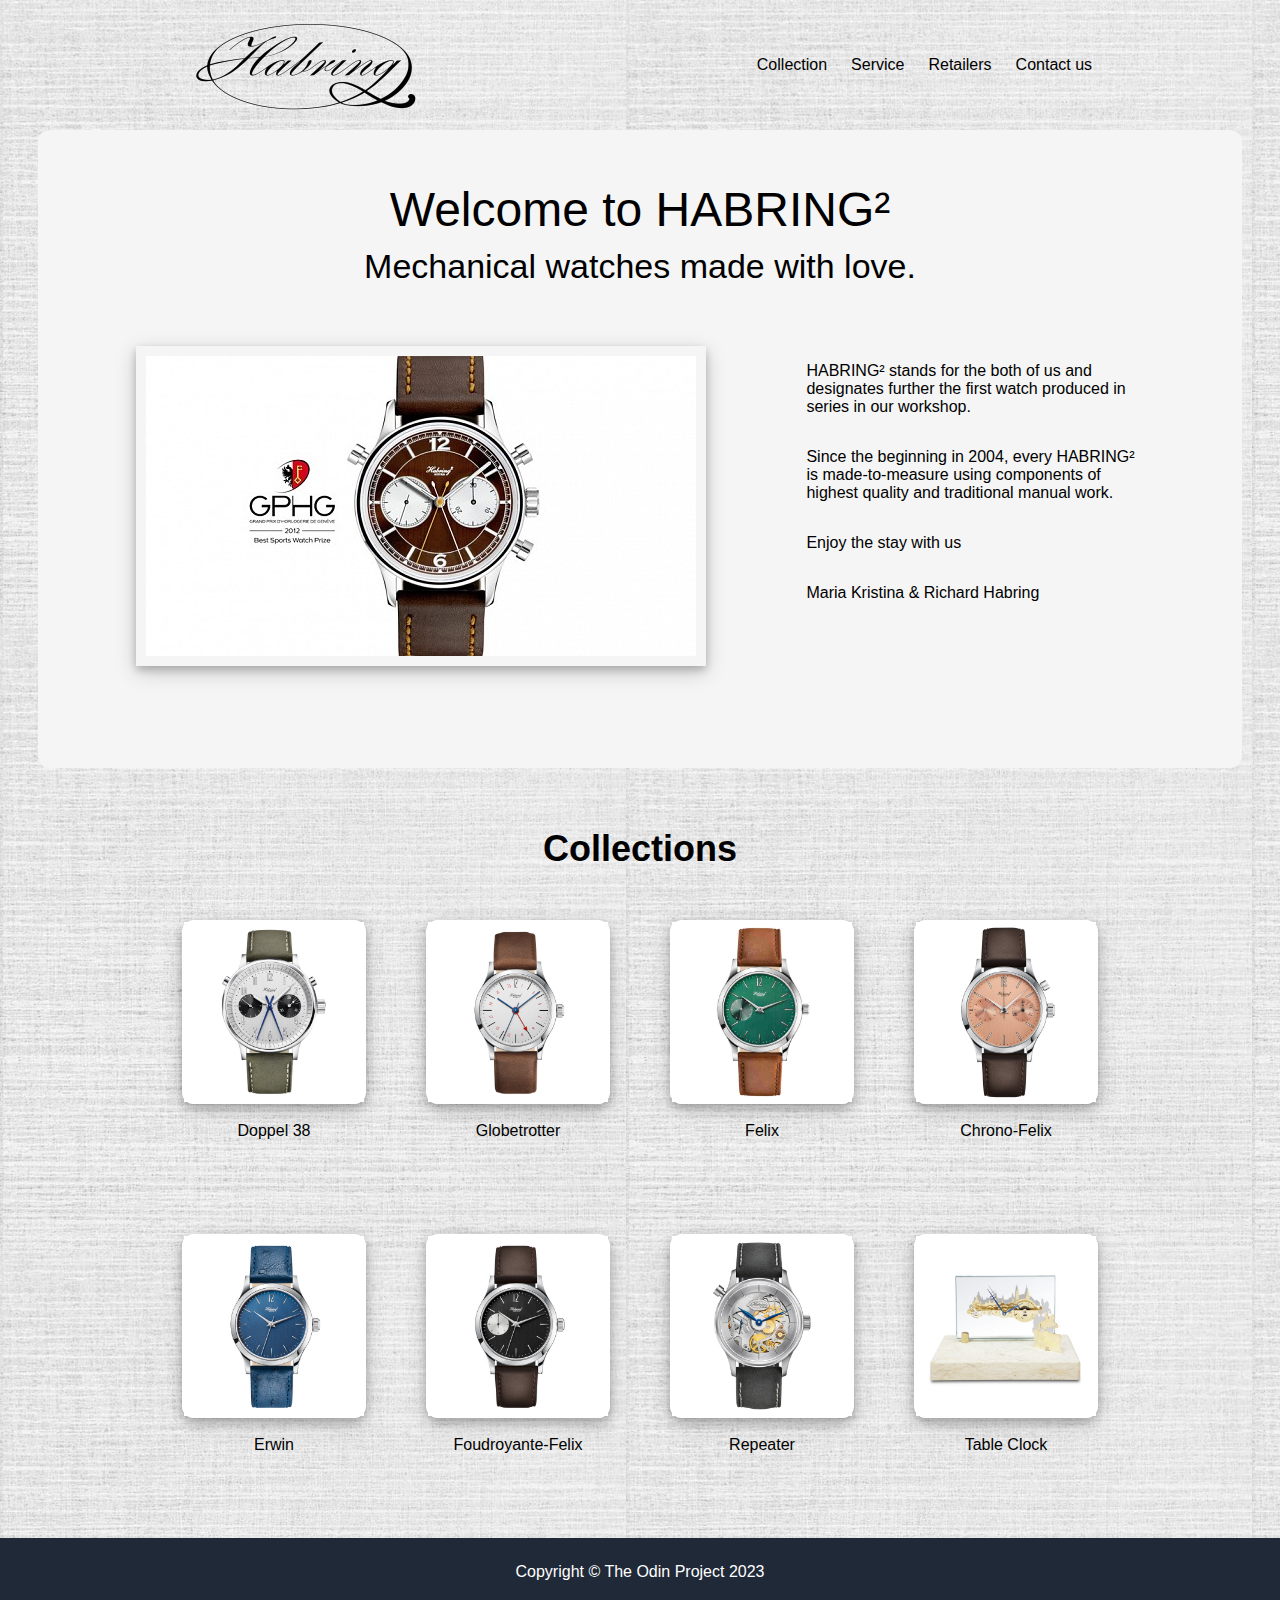
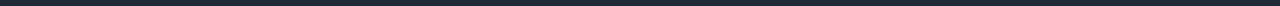
<file: index.html>
<!DOCTYPE html>
<html lang="en">
  <head>
    <meta charset="UTF-8" />
    <meta http-equiv="X-UA-Compatible" content="IE=edge" />
    <meta name="viewport" content="width=device-width, initial-scale=1.0" />
    <title>Landing Page</title>
    <link rel="stylesheet" href="styles.css" />
  </head>
  <body>
    <div class="header">
      <img src="images/habring2-logo.png" />
      <ul>
        <li><a href="">Collection</a></li>
        <li><a href="">Service</a></li>
        <li><a href="">Retailers</a></li>
        <li><a href="">Contact us</a></li>
      </ul>
    </div>
    <div class="top">
      <div class="header-text">
        <div class="title">Welcome to HABRING²</div>
        <div class="subtext">Mechanical watches made with love.</div>
      </div>
      <div class="header-container">
        <img
          class="image"
          src="images/2_doppel_gphg-f657f814c329314f0ea7d44991fd7b15.jpg"
          alt="red watch"
        />
        <div class="header-bio">
          <p>
            HABRING² stands for the both of us and designates further the first
            watch produced in series in our workshop.
          </p>
          <p>
            Since the beginning in 2004, every HABRING² is made-to-measure using
            components of highest quality and traditional manual work.
          </p>
          <p>Enjoy the stay with us</p>
          <p>Maria Kristina & Richard Habring</p>
        </div>
      </div>
    </div>
    <div class="container1">
      <div id="header-text">Collections</div>
      <div class="collections">
        <div class="collection-pic">
          <div class="collection">
            <img
              src="images/Doppel_38_Lumi-7ffb454bc8ebf97785e6dac0d16d3e8f.jpg"
              alt="Doppel 2"
            />
          </div>
          <div class="collection-name">Doppel 38</div>
        </div>
        <div class="collection-pic">
          <div class="collection">
            <img
              src="images/Erwin_Globetrotter-110e6693ea47dd093ec41acd2f8dc5c3.jpg"
              alt="Globetrotter"
            />
          </div>
          <div class="collection-name">Globetrotter</div>
        </div>
        <div class="collection-pic">
          <div class="collection">
            <img src="images/Felix_gruen.jpg" alt="Felix" />
          </div>
          <div class="collection-name">Felix</div>
        </div>
        <div class="collection-pic">
          <div class="collection">
            <img
              src="images/Chrono-Felix_Salmon-d7d5995ad9aed9adccbb26ac289337c1.jpg"
              alt="Chrono Felix"
            />
          </div>
          <div class="collection-name">Chrono-Felix</div>
        </div>
      </div>
      <div class="collections">
        <div class="collection-pic">
          <div class="collection">
            <img
              src="images/2-bcc0474ce881ff91173818f7d31f2fd2.jpg"
              alt="Erwin"
            />
          </div>
          <div class="collection-name">Erwin</div>
        </div>
        <div class="collection-pic">
          <div class="collection">
            <img
              src="images/2-Foudroyante_felix_black-f6eaeab0d19373a7a1a35a559b0889d6.jpg"
              alt="Foudroyante-Felix"
            />
          </div>
          <div class="collection-name">Foudroyante-Felix</div>
        </div>
        <div class="collection-pic">
          <div class="collection">
            <img
              src="images/Repetition-1ed3b0fed94e271eb9321bd109ad67fe.jpg"
              alt="Repeater"
            />
          </div>
          <div class="collection-name">Repeater</div>
        </div>
        <div class="collection-pic">
          <div class="collection">
            <img
              src="images/Canaletto-602959ee88a94034550765a60d15fcd1.jpg"
              alt="Table Clock"
            />
          </div>
          <div class="collection-name">Table Clock</div>
        </div>
      </div>
      <!-- <button>View Entire Collection</button> -->
    </div>
    <!-- <div class="container2">
      <div class="quote-container">
        <div class="quote">
          <em>
            This is an inspiring quote, or a testimonial from a customer. Maybe
            it's just fillings up space, or maybe people will actually read it?
            Who knows? All I know is that it looks nice.
          </em>
        </div>
        <div class="author"><p>-Thor, God of Thunder</p></div>
      </div>
    </div>
    <div class="container3">
      <div class="banner">
        <div class="banner-text">
          <div class="banner-title">Call to action! It's time!</div>
          <div class="text">
            Sign up for our product by clicking the button right over there!
          </div>
        </div>
        <button class="button">Sign up</button>
      </div>
    </div> -->
    <div class="footer">
      <div class="footertext">Copyright &#169; The Odin Project 2023</div>
    </div>
  </body>
</html>
</file>
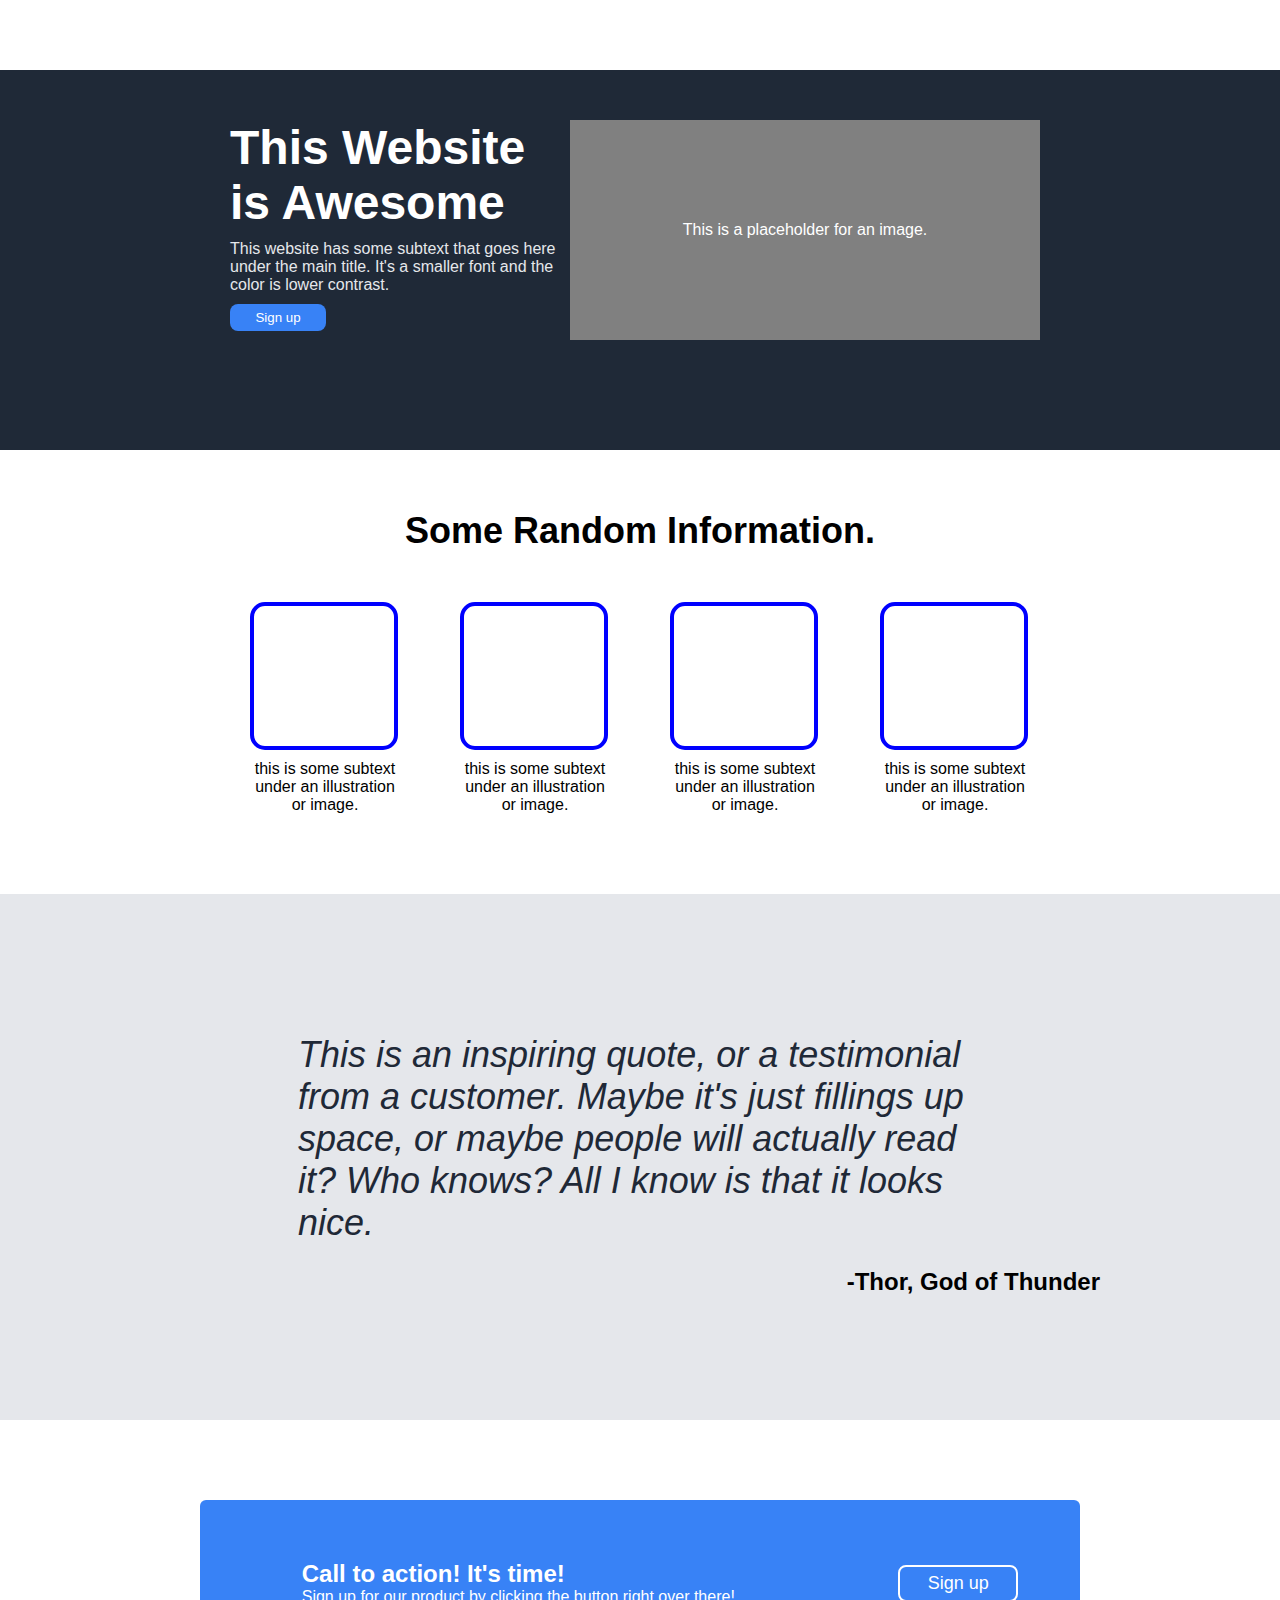
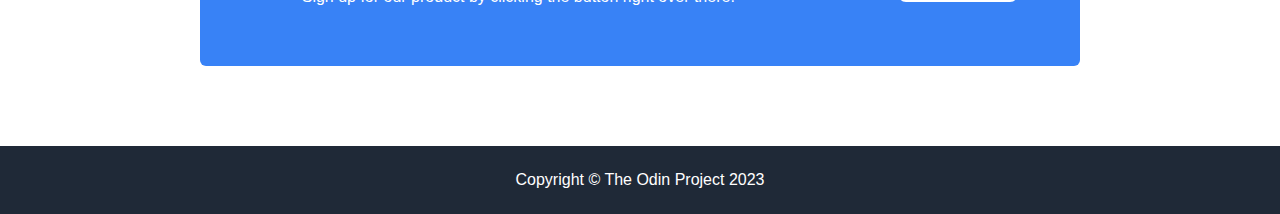
<file: template/index.html>
<!DOCTYPE html>
<html lang="en">
  <head>
    <meta charset="UTF-8" />
    <meta http-equiv="X-UA-Compatible" content="IE=edge" />
    <meta name="viewport" content="width=device-width, initial-scale=1.0" />
    <title>Landing Page</title>
    <link rel="stylesheet" href="styles.css" />
  </head>
  <body>
    <div class="header">
      <div class="header-logo"><img /></div>
      <ul>
        <li><a href="">Header Link One</a></li>
        <li><a href="">Header Link Two</a></li>
        <li><a href="">Header Link Three</a></li>
      </ul>
    </div>
    <div class="top">
      <div class="header-text">
        <div class="title">This Website is Awesome</div>
        <div class="subtext">
          This website has some subtext that goes here under the main title.
          It's a smaller font and the color is lower contrast.
        </div>
        <button>Sign up</button>
      </div>
      <div class="image">
        <div class="placeholder">This is a placeholder for an image.</div>
      </div>
    </div>
    <div class="container1">
      <div id="header-text">Some Random Information.</div>
      <div class="placeholders">
        <div class="boxes">
          <div class="box"></div>
          <div class="placeholder-text">
            this is some subtext under an illustration or image.
          </div>
        </div>
        <div class="boxes">
          <div class="box"></div>
          <div class="placeholder-text">
            this is some subtext under an illustration or image.
          </div>
        </div>
        <div class="boxes">
          <div class="box"></div>
          <div class="placeholder-text">
            this is some subtext under an illustration or image.
          </div>
        </div>
        <div class="boxes">
          <div class="box"></div>
          <div class="placeholder-text">
            this is some subtext under an illustration or image.
          </div>
        </div>
      </div>
    </div>
    <div class="container2">
      <div class="quote-container">
        <div class="quote">
          <em>
            This is an inspiring quote, or a testimonial from a customer. Maybe
            it's just fillings up space, or maybe people will actually read it?
            Who knows? All I know is that it looks nice.
          </em>
        </div>
        <div class="author"><p>-Thor, God of Thunder</p></div>
      </div>
    </div>
    <div class="container3">
      <div class="banner">
        <div class="banner-text">
          <div class="banner-title">Call to action! It's time!</div>
          <div class="text">
            Sign up for our product by clicking the button right over there!
          </div>
        </div>
        <button class="button">Sign up</button>
      </div>
    </div>
    <div class="footer">
      <div class="footertext">Copyright &#169; The Odin Project 2023</div>
    </div>
  </body>
</html>
</file>
<file: styles.css>
body {
  min-height: 100vh;
  display: flex;
  flex-direction: column;
  justify-content: center;
  margin: 0;
  font-family: "roboto", sans-serif;
  background-image: url(./images/linen.avif);
}

.header {
  display: flex;
  flex-direction: row;
  justify-content: space-around;
  align-items: center;
  color: white;
  padding: 40px;
  font-weight: lighter;
  /* border: red solid 1px; */
  max-height: 50px;
}

.image {
  box-shadow: 0 4px 8px 0 rgba(0, 0, 0, 0.2), 0 6px 20px 0 rgba(0, 0, 0, 0.19);
  text-align: center;
  flex: 1;
  max-height: 300px;
  /* border: red 1px solid; */
}

.header-text {
  display: flex;
  align-items: center;
  font-size: 34px;
  padding-bottom: 40px;
}

.subtext {
  font-weight: lighter;
}

.top {
  display: flex;
  flex-direction: column;
  color: black;
  background-color: whitesmoke;
  padding-top: 40px;
  padding-bottom: 100px;
  align-items: center;
  justify-content: center;
  border: solid whitesmoke 2px;
  border-radius: 12px;
  width: 1200px;
  margin: auto;
}

.header-container {
  display: flex;
  flex-direction: row;
  margin-left: 300px;
  margin-right: 300px;
}

.header-bio {
  display: flex;
  flex-direction: column;
  font-weight: lighter;
  margin: 0px;
  /* line-height: 30px; */
  /* border: red 1px solid; */
}

.header-text {
  max-width: 600px;
  display: flex;
  flex-direction: column;
  flex-wrap: wrap;
  margin-top: 10px;
  margin-bottom: 20px;
  gap: 10px;
  font-family: "Hero Secondary Text", sans-serif;
  color: black;
  justify-content: center;
  /* border: red solid 1px; */
}

.image {
  display: flex;
  width: 800px;
  padding: 10px;
  margin-right: 100px;
  justify-content: flex-end;
}

.title {
  font-size: 48px;
  font-weight: lighter;
  color: black;
  font-family: "Hero Header Text", sans-serif;
}

.collections {
  display: flex;
  flex-direction: row;
  flex-wrap: wrap;
}

.collection {
  display: flex;
  flex-direction: column;
}

.collection-name {
  margin-top: 20px;
}

.collection-pic {
  display: flex;
  flex-direction: column;
  margin-left: 30px;
  margin-right: 30px;
  margin-top: 50px;
  margin-bottom: 80px;
  text-align: center;
  max-width: 180px;
  height: 180px;
  box-shadow: 0 4px 8px 0 rgba(0, 0, 0, 0.2), 0 6px 20px 0 rgba(0, 0, 0, 0.19);
  border-radius: 12px;
  border: 2px white solid;
}

.container1 {
  display: flex;
  flex-direction: column;
  align-items: center;
  margin-bottom: 40px;
}

#header-text {
  font-size: 36px;
  font-weight: bolder;
  margin-top: 60px;
}

ul {
  list-style: none;
  display: flex;
  flex-direction: row;
  gap: 24px;
}

a {
  text-decoration: none;
  color: black;
  font-weight: 100;
}

button {
  padding-left: 20px;
  padding-right: 20px;
  border: none;
  background: none;
  font-size: 18px;
}

.footer {
  display: flex;
  justify-content: center;
  background-color: #1f2937;
  margin-top: auto;
  padding: 25px;
}
.footertext {
  color: white;
  font-weight: lighter;
}
</file>
<file: template/styles.css>
body {
  min-height: 100vh;
  display: flex;
  flex-direction: column;
  justify-content: center;
  margin: 0;
  font-family: "roboto", sans-serif;
}

button {
  width: 96px;
  background-color: #3882f6;
  color: white;
  text-decoration: none;
  border: none;
  padding: 6px;
  padding-left: 8px;
  padding-right: 8px;
  border-radius: 8px;
}

.header {
  display: flex;
  flex-direction: row;
  justify-content: space-around;
  align-items: center;
  color: white;
  padding: 10px;
  font-weight: lighter;
  /* border: red solid 1px; */
  max-height: 50px;
}

.header-logo {
  margin: 20px;
}

.subtext {
  font-weight: lighter;
}

.top {
  display: flex;
  flex-direction: row;
  color: white;
  background-color: #1f2937;
  padding-top: 40px;
  padding-bottom: 100px;
  /* border: red solid 1px; */
}

.header,
.top {
  display: flex;
  flex: 20%;
}

.placeholder {
  background-color: gray;
  display: flex;
  justify-content: center;
  align-items: center;
  padding: 60px;
  min-height: 100px;
  min-width: 350px;
  align-self: center;
}

.header-text {
  max-width: 400px;
  display: flex;
  flex-direction: column;
  margin-left: 230px;
  flex-wrap: wrap;
  margin-top: 10px;
  gap: 10px;
  font-family: "Hero Secondary Text", sans-serif;
  color: #e5e7eb;
  /* border: red solid 1px; */
}

.image {
  display: flex;
  width: 800px;
  padding: 10px;
  margin-right: 230px;
  justify-content: flex-end;
}

.title {
  font-size: 48px;
  font-weight: bolder;
  color: white;
  font-family: "Hero Header Text", sans-serif;
}

.placeholders {
  display: flex;
  flex-direction: row;
}

.box {
  border: solid 4px blue;
  border-radius: 15px;
  width: 140px;
  height: 140px;
  display: flex;
}

.boxes {
  display: flex;
  flex-direction: column;
  margin-left: 30px;
  margin-right: 30px;
  margin-top: 50px;
  margin-bottom: 80px;
}

.placeholder-text {
  padding-top: 10px;
  max-width: 150px;
  text-align: center;
}

.container1 {
  display: flex;
  flex-direction: column;
  align-items: center;
}

#header-text {
  font-size: 36px;
  font-weight: bolder;
  margin-top: 60px;
}

.container2 {
  background-color: #e5e7eb;
  display: flex;
  flex-direction: column;
  align-items: flex-end;
}

.quote-container {
  display: flex;
  margin: 0px;
  padding-left: 40px;
  padding-right: 40px;
  flex-direction: column;
  justify-content: center;
  flex: 1 1 auto;
}

.quote {
  font-size: 36px;
  color: #1f2937;
  font-weight: lighter;
  display: flex;
  flex-direction: row;
  max-width: 780em;
  max-height: 180em;
  margin-top: 140px;
  padding-left: 258px;
  padding-right: 258px;
  padding-bottom: 0px;
}

.author {
  display: flex;
  justify-content: flex-end;
  max-width: 780px;
  font-weight: bold;
  margin-bottom: 100px;
  margin-left: 280px;
  font-size: 24px;
}

ul {
  list-style: none;
  display: flex;
  flex-direction: row;
  gap: 24px;
}

a {
  text-decoration: none;
  color: white;
  font-weight: 100;
}

.banner {
  margin: 80px;
  margin-left: 200px;
  margin-right: 200px;
  background-color: #3882f6;
  display: flex;
  flex-direction: row;
  justify-content: space-around;
  border-radius: 6px;
  padding-top: 20px;
  padding-bottom: 20px;
}

.banner-title {
  font-size: 24px;
  color: white;
  font-weight: bold;
}

.banner-text {
  margin: 40px;
  color: white;
  font-weight: lighter;
}

.button {
  border: 2px solid white;
  align-self: center;
  font-size: large;
  min-width: 120px;
}

.footer {
  display: flex;
  justify-content: center;
  background-color: #1f2937;
  margin-top: auto;
  padding: 25px;
}
.footertext {
  color: white;
  font-weight: lighter;
}
</file>
